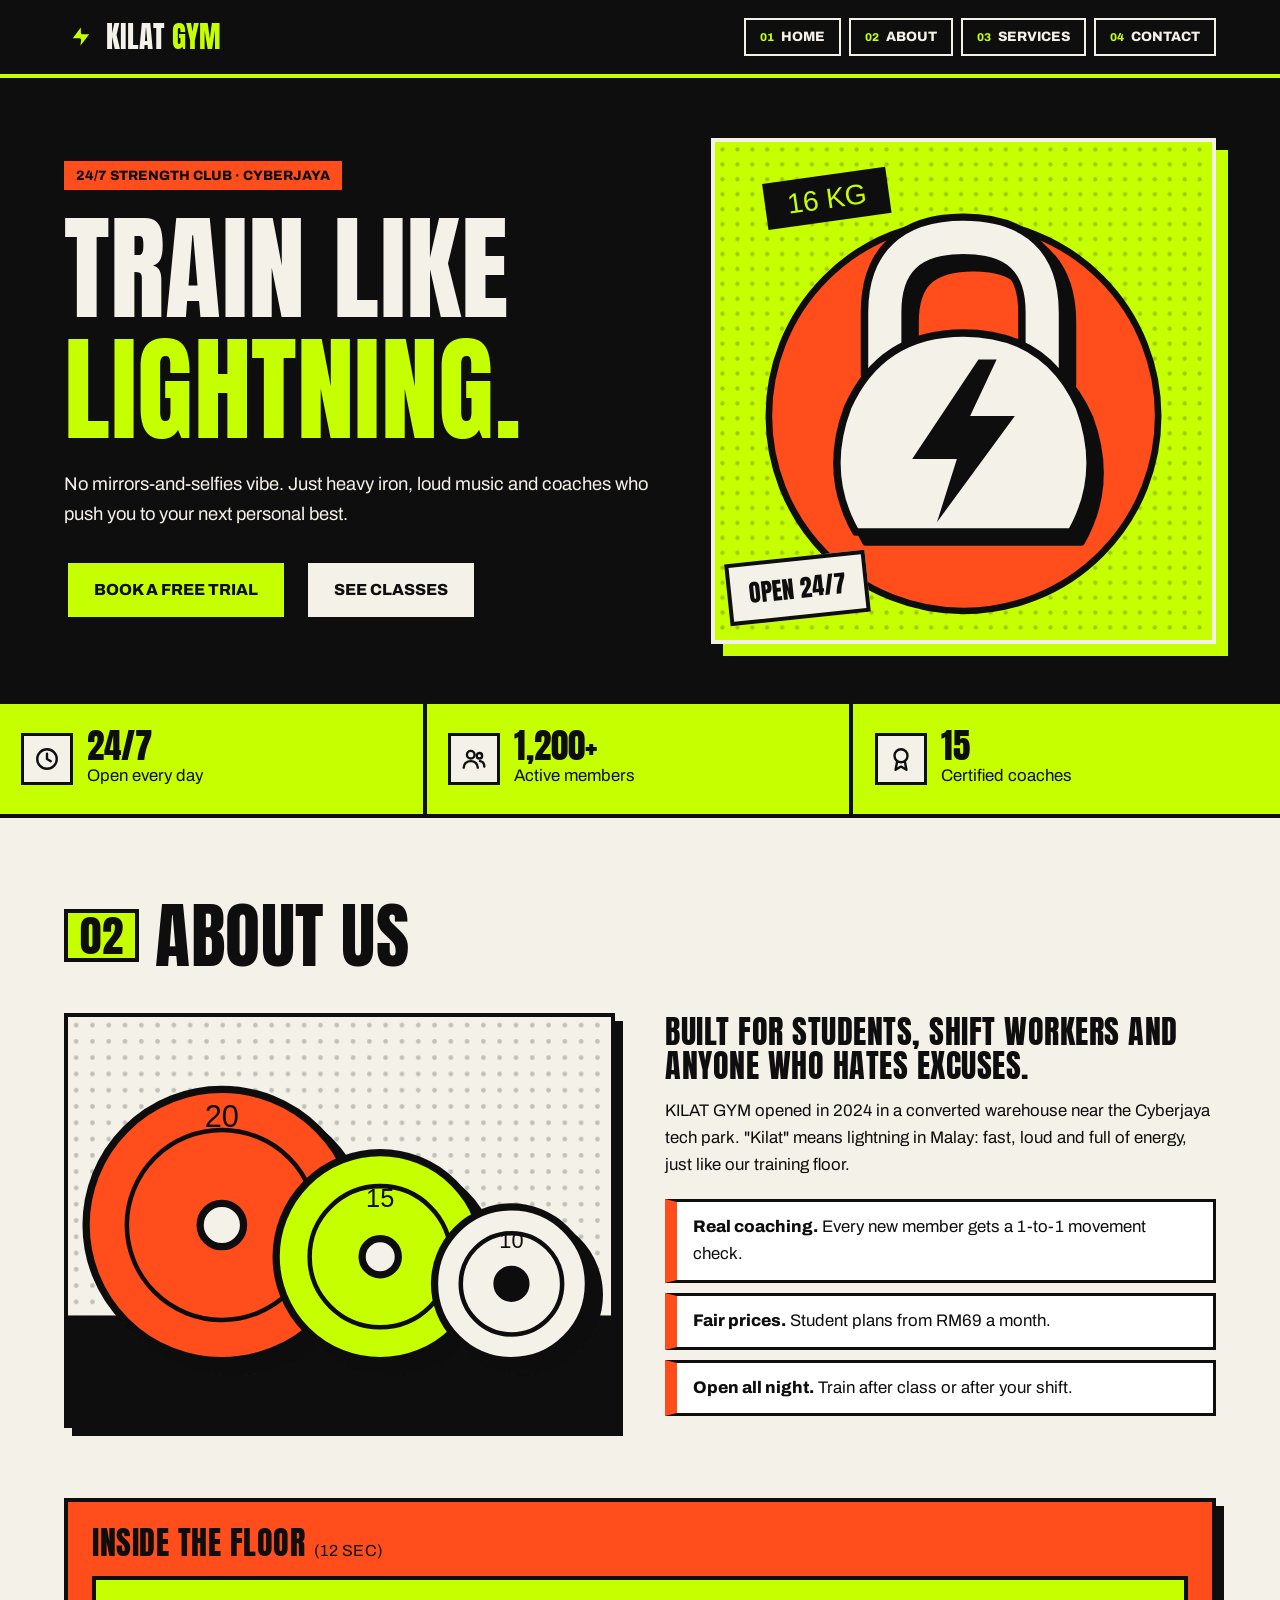
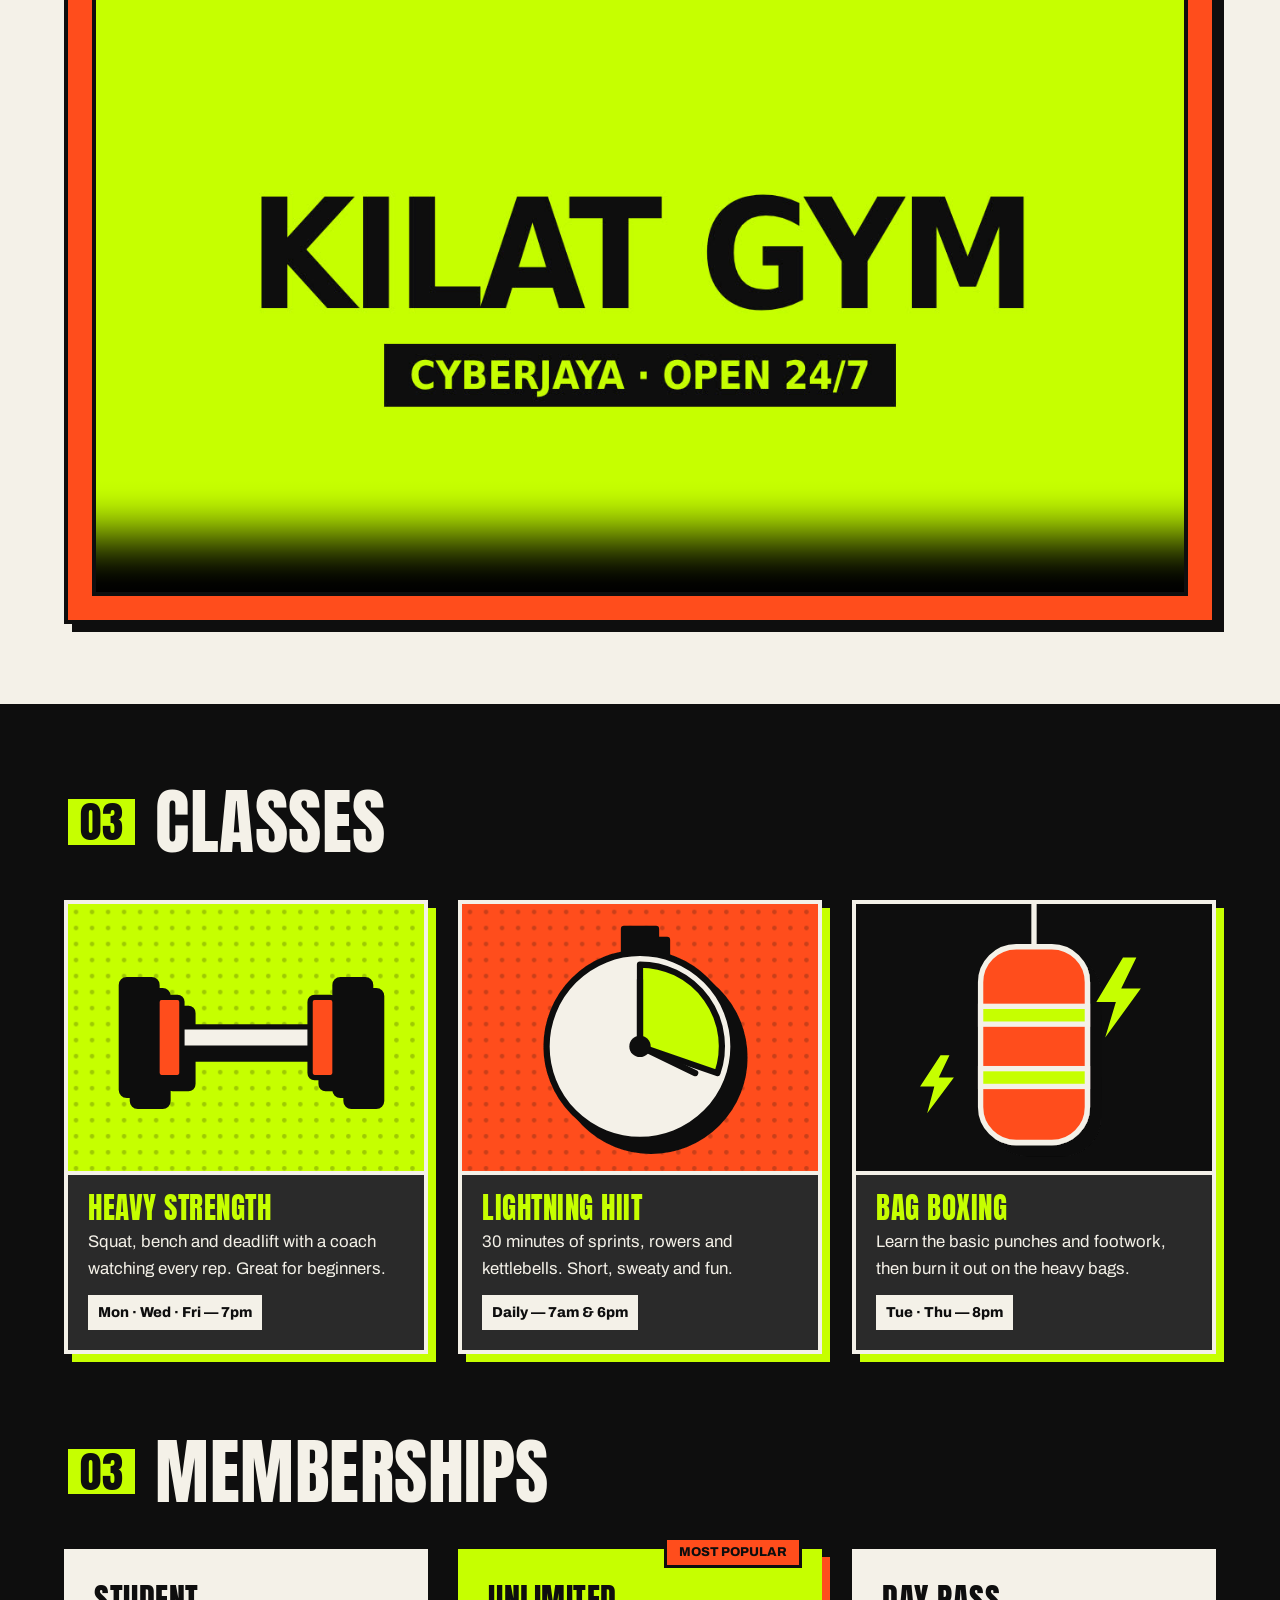
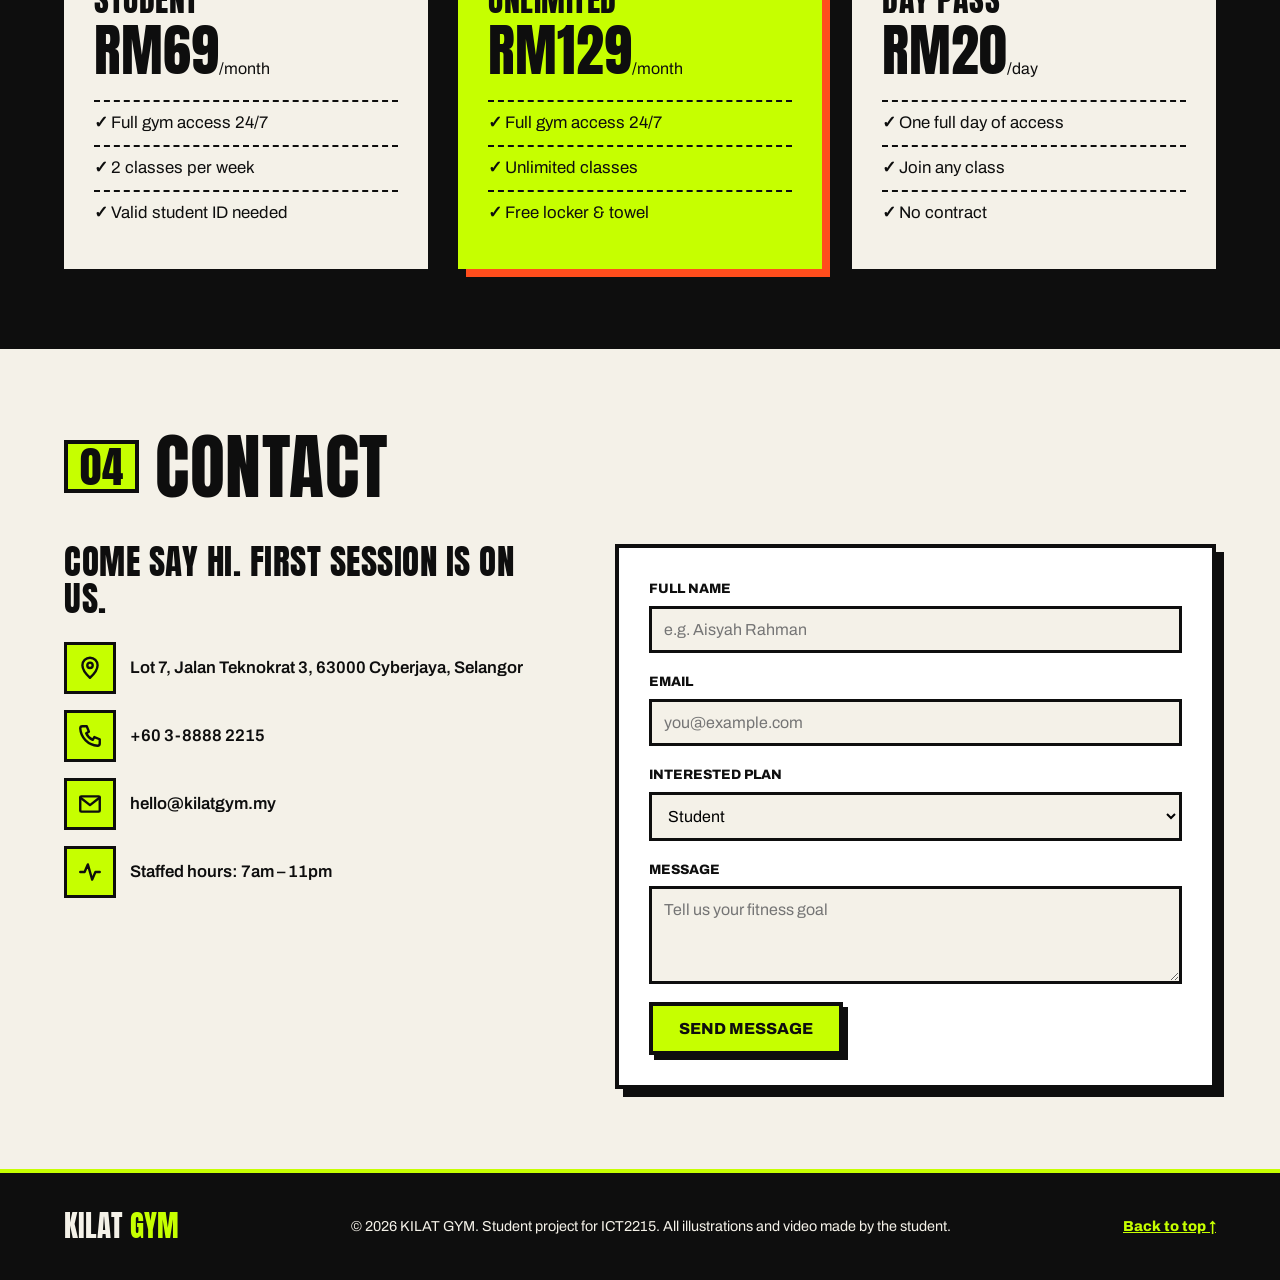
<file: index.html>
<!DOCTYPE html>
<html lang="en">
<head>
  <meta charset="UTF-8">
  <!-- viewport: makes the page fit phone screens (needed for responsive design) -->
  <meta name="viewport" content="width=device-width, initial-scale=1.0">
  <title>KILAT GYM | Train Like Lightning</title>
  <!-- Fonts (Anton + Archivo) are loaded inside style.css from the fonts folder -->
  <link rel="stylesheet" href="kilat-gym(1)/kilat-gym/css/style.css">
</head>
<body>

  <!-- ========== HEADER + NAVIGATION ========== -->
  <header class="site-header">
    <a href="#home" class="logo">
      <img src="kilat-gym(1)/kilat-gym/images/icons/bolt.svg" alt="" class="logo-icon">
      KILAT<span>GYM</span>
    </a>
    <nav class="main-nav">
      <a href="#home"><small>01</small> Home</a>
      <a href="#about"><small>02</small> About</a>
      <a href="#services"><small>03</small> Services</a>
      <a href="#contact"><small>04</small> Contact</a>
    </nav>
  </header>

  <main>

    <!-- ========== 01 HOME (HERO) ========== -->
    <section id="home" class="hero">
      <div class="hero-text">
        <p class="tag">24/7 Strength Club · Cyberjaya</p>
        <h1>Train like <mark>lightning.</mark></h1>
        <p class="lead">No mirrors-and-selfies vibe. Just heavy iron, loud music and coaches who push you to your next personal best.</p>
        <div class="btn-row">
          <a href="#contact" class="btn btn-volt">Book a free trial</a>
          <a href="#services" class="btn btn-outline">See classes</a>
        </div>
      </div>
      <div class="hero-image">
        <img src="kilat-gym(1)/kilat-gym/images/hero-kettlebell.svg" alt="Illustration of a kettlebell with a lightning bolt">
        <span class="sticker">Open 24/7</span>
      </div>
    </section>

    <!-- Stats strip: three icons + numbers -->
    <section class="stats">
      <div class="stat">
        <img src="kilat-gym(1)/kilat-gym/images/icons/clock.svg" alt="" class="icon">
        <p><strong>24/7</strong> Open every day</p>
      </div>
      <div class="stat">
        <img src="kilat-gym(1)/kilat-gym/images/icons/users.svg" alt="" class="icon">
        <p><strong>1,200+</strong> Active members</p>
      </div>
      <div class="stat">
        <img src="kilat-gym(1)/kilat-gym/images/icons/award.svg" alt="" class="icon">
        <p><strong>15</strong> Certified coaches</p>
      </div>
    </section>

    <!-- ========== 02 ABOUT ========== -->
    <section id="about" class="section">
      <h2 class="section-title"><span>02</span> About us</h2>
      <div class="about-grid">
        <img src="kilat-gym(1)/kilat-gym/images/about-plates.svg" alt="Illustration of three weight plates" class="framed">
        <div>
          <h3>Built for students, shift workers and anyone who hates excuses.</h3>
          <p>KILAT GYM opened in 2024 in a converted warehouse near the Cyberjaya tech park. "Kilat" means lightning in Malay: fast, loud and full of energy, just like our training floor.</p>
          <ol class="points">
            <li><strong>Real coaching.</strong> Every new member gets a 1-to-1 movement check.</li>
            <li><strong>Fair prices.</strong> Student plans from RM69 a month.</li>
            <li><strong>Open all night.</strong> Train after class or after your shift.</li>
          </ol>
        </div>
      </div>

      <!-- Embedded video -->
      <div class="video-box">
        <h3>Inside the floor <small>(12 sec)</small></h3>
        <video controls muted poster="kilat-gym(1)/kilat-gym/video/video-poster.jpg">
          <source src="kilat-gym(1)/kilat-gym/video/kilat-promo.mp4" type="video/mp4">
          Your browser does not support the video tag.
        </video>
      </div>
    </section>

    <!-- ========== 03 SERVICES / PRODUCTS ========== -->
    <section id="services" class="section section-dark">
      <h2 class="section-title"><span>03</span> Classes</h2>
      <div class="card-grid">
        <article class="card">
          <img src="kilat-gym(1)/kilat-gym/images/class-strength.svg" alt="Illustration of a dumbbell">
          <h3>Heavy Strength</h3>
          <p>Squat, bench and deadlift with a coach watching every rep. Great for beginners.</p>
          <p class="time">Mon · Wed · Fri — 7pm</p>
        </article>
        <article class="card">
          <img src="kilat-gym(1)/kilat-gym/images/class-hiit.svg" alt="Illustration of a stopwatch">
          <h3>Lightning HIIT</h3>
          <p>30 minutes of sprints, rowers and kettlebells. Short, sweaty and fun.</p>
          <p class="time">Daily — 7am &amp; 6pm</p>
        </article>
        <article class="card">
          <img src="kilat-gym(1)/kilat-gym/images/class-boxing.svg" alt="Illustration of a punching bag">
          <h3>Bag Boxing</h3>
          <p>Learn the basic punches and footwork, then burn it out on the heavy bags.</p>
          <p class="time">Tue · Thu — 8pm</p>
        </article>
      </div>

      <h2 class="section-title"><span>03</span> Memberships</h2>
      <div class="plan-grid">
        <div class="plan">
          <h3>Student</h3>
          <p class="price">RM69<small>/month</small></p>
          <ul>
            <li>Full gym access 24/7</li>
            <li>2 classes per week</li>
            <li>Valid student ID needed</li>
          </ul>
        </div>
        <div class="plan plan-featured">
          <p class="badge">Most popular</p>
          <h3>Unlimited</h3>
          <p class="price">RM129<small>/month</small></p>
          <ul>
            <li>Full gym access 24/7</li>
            <li>Unlimited classes</li>
            <li>Free locker &amp; towel</li>
          </ul>
        </div>
        <div class="plan">
          <h3>Day Pass</h3>
          <p class="price">RM20<small>/day</small></p>
          <ul>
            <li>One full day of access</li>
            <li>Join any class</li>
            <li>No contract</li>
          </ul>
        </div>
      </div>
    </section>

    <!-- ========== 04 CONTACT ========== -->
    <section id="contact" class="section">
      <h2 class="section-title"><span>04</span> Contact</h2>
      <div class="contact-grid">

        <div class="contact-info">
          <h3>Come say hi. First session is on us.</h3>
          <p class="info-line"><img src="kilat-gym(1)/kilat-gym/images/icons/location.svg" alt="" class="icon"> Lot 7, Jalan Teknokrat 3, 63000 Cyberjaya, Selangor</p>
          <p class="info-line"><img src="kilat-gym(1)/kilat-gym/images/icons/phone.svg" alt="" class="icon"> +60 3-8888 2215</p>
          <p class="info-line"><img src="kilat-gym(1)/kilat-gym/images/icons/mail.svg" alt="" class="icon"> hello@kilatgym.my</p>
          <p class="info-line"><img src="kilat-gym(1)/kilat-gym/images/icons/pulse.svg" alt="" class="icon"> Staffed hours: 7am – 11pm</p>
        </div>

        <!-- Display-only form: action="#" so it does not send data -->
        <form class="contact-form" action="#">
          <label for="name">Full name</label>
          <input type="text" id="name" name="name" placeholder="e.g. Aisyah Rahman" required>

          <label for="email">Email</label>
          <input type="email" id="email" name="email" placeholder="you@example.com" required>

          <label for="plan">Interested plan</label>
          <select id="plan" name="plan">
            <option>Student</option>
            <option>Unlimited</option>
            <option>Day Pass</option>
          </select>

          <label for="message">Message</label>
          <textarea id="message" name="message" rows="4" placeholder="Tell us your fitness goal"></textarea>

          <button type="submit" class="btn btn-volt">Send message</button>
        </form>

      </div>
    </section>

  </main>

  <!-- ========== FOOTER ========== -->
  <footer class="site-footer">
    <p class="logo">KILAT<span>GYM</span></p>
    <p>&copy; 2026 KILAT GYM. Student project for ICT2215. All illustrations and video made by the student.</p>
    <a href="#home">Back to top ↑</a>
  </footer>

</body>
</html>
</file>
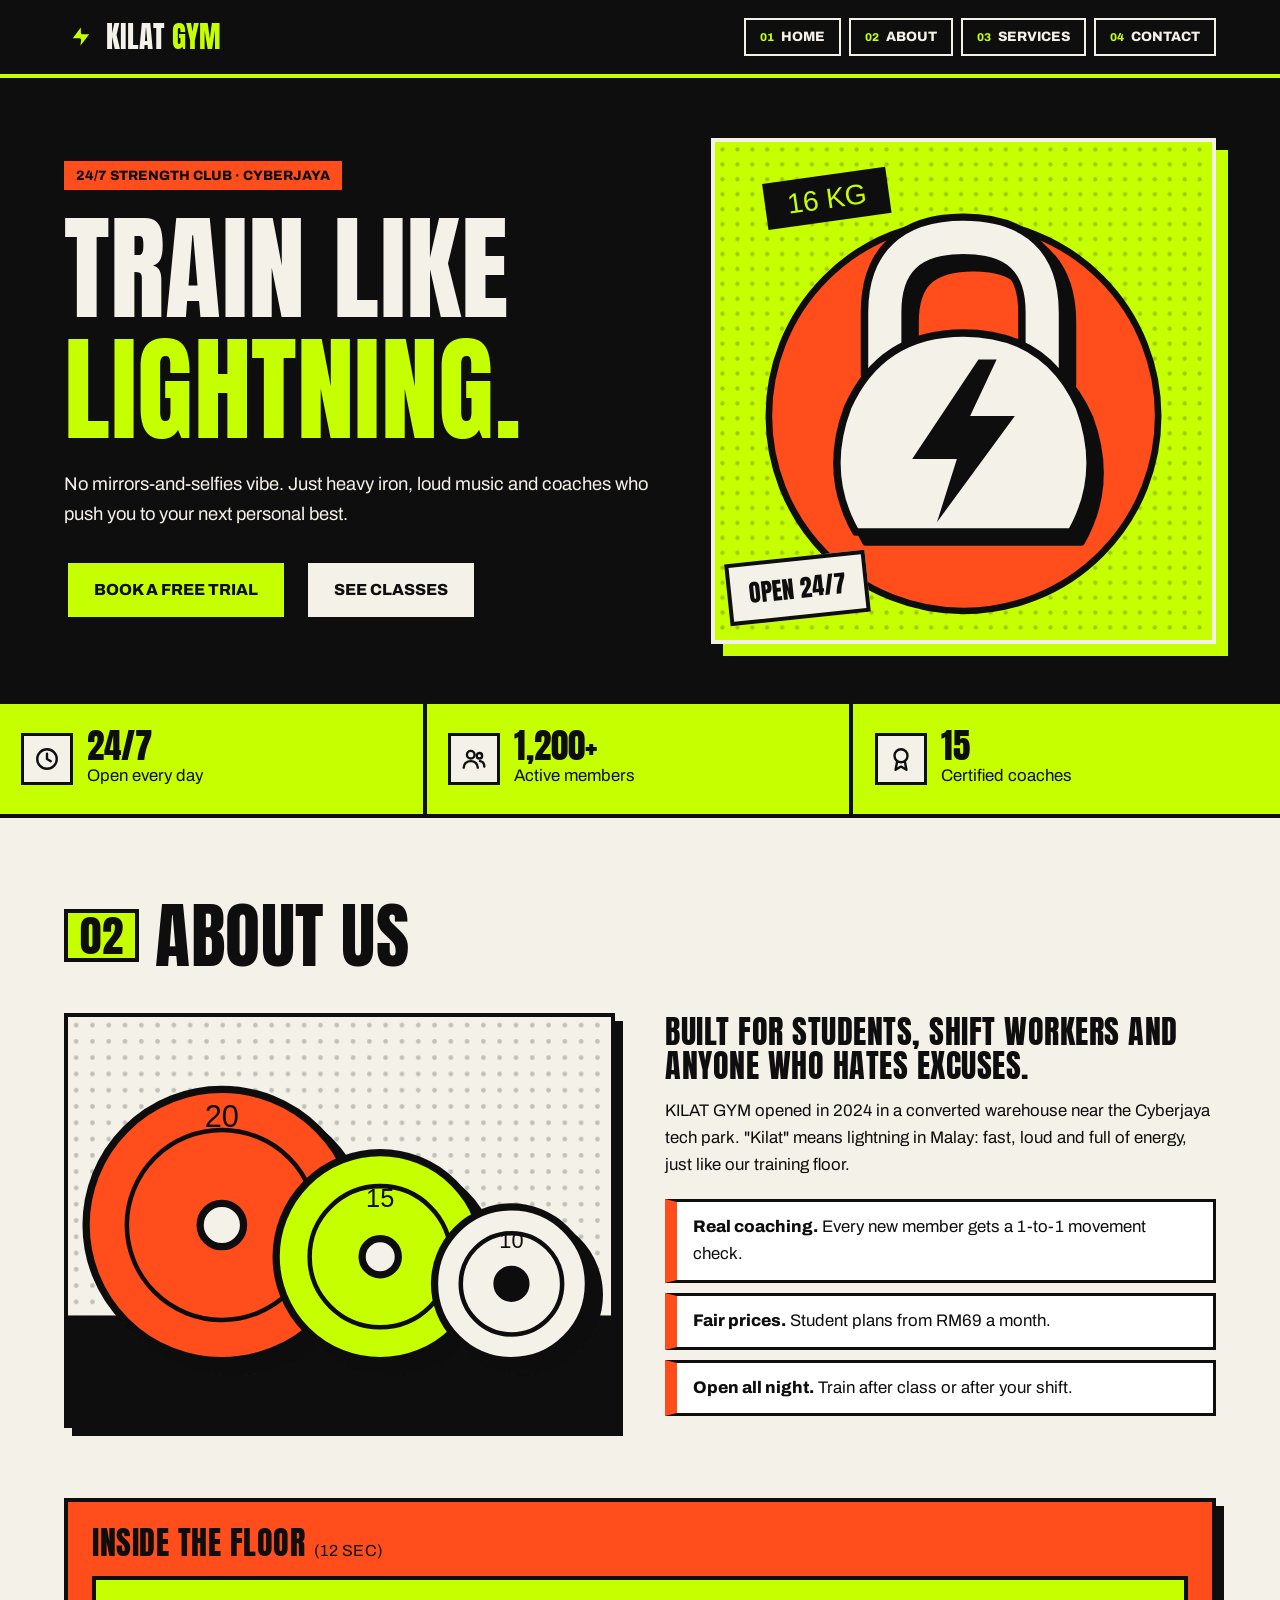
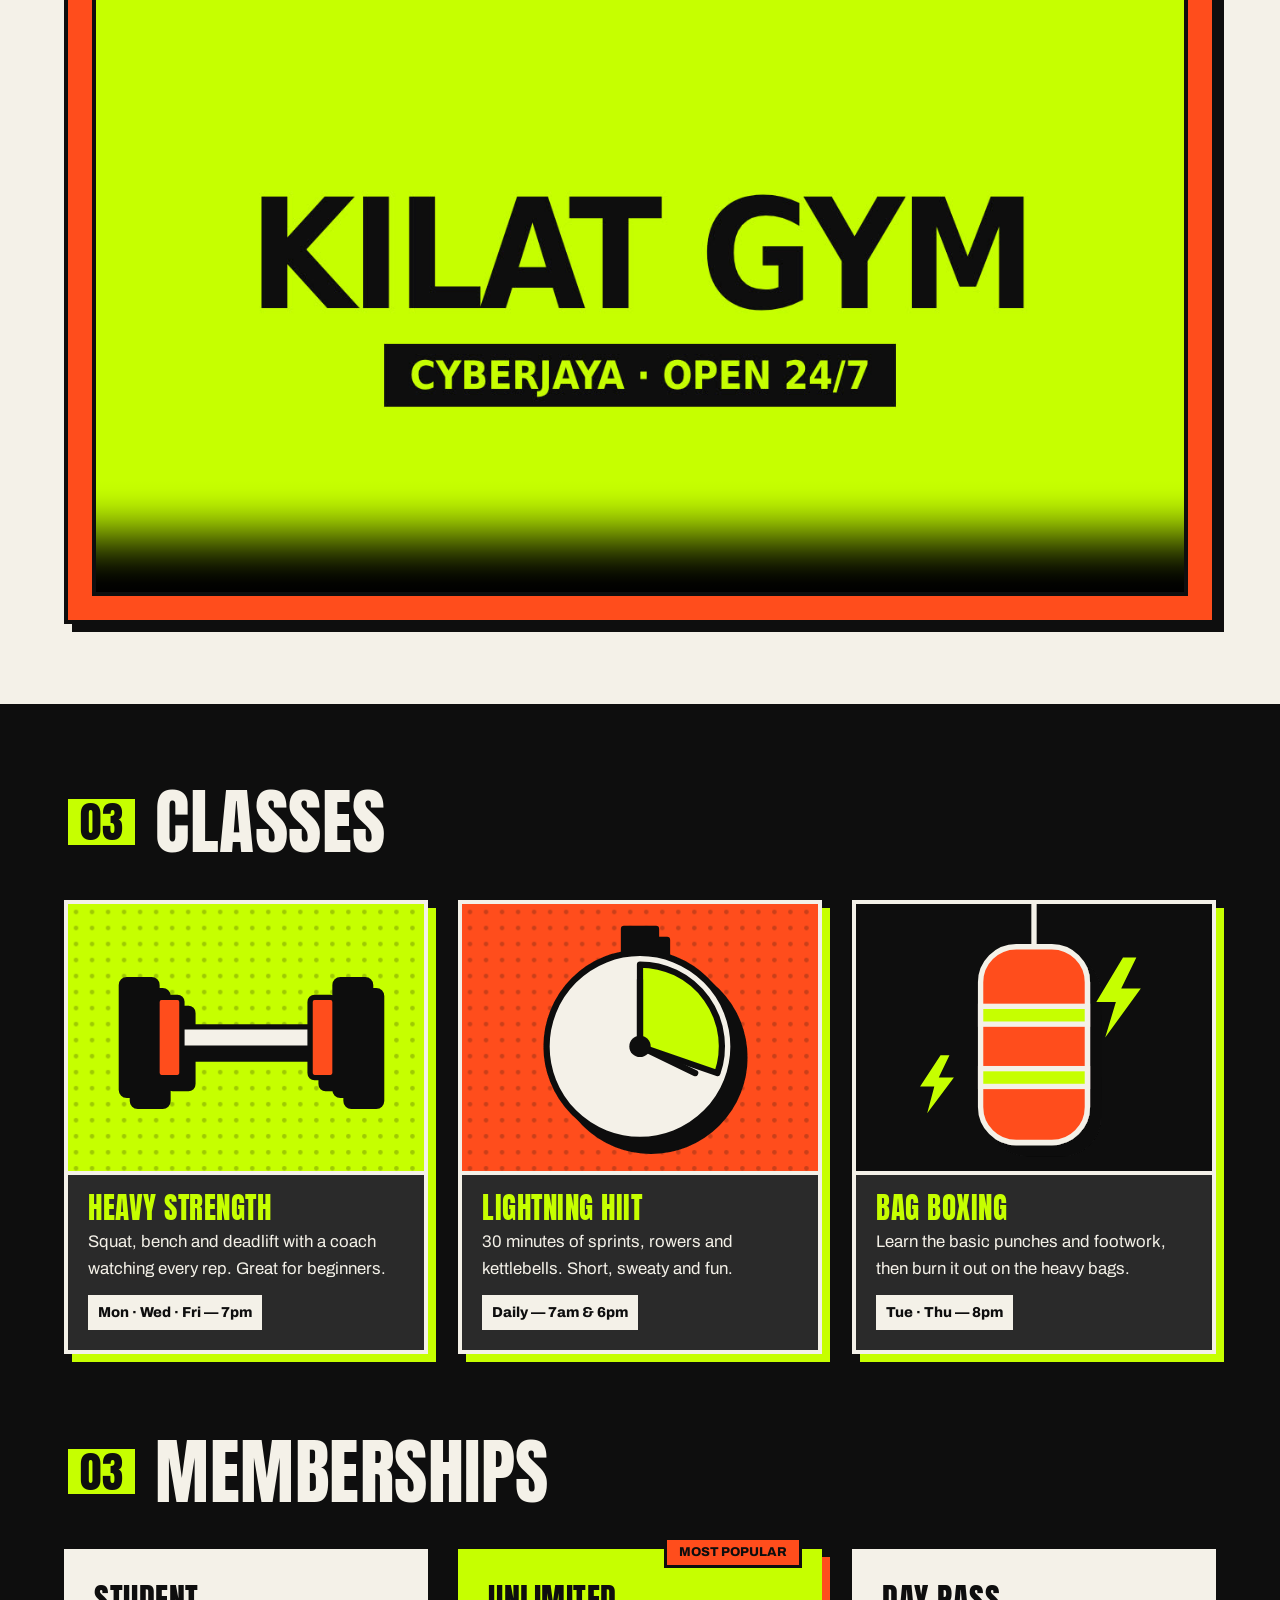
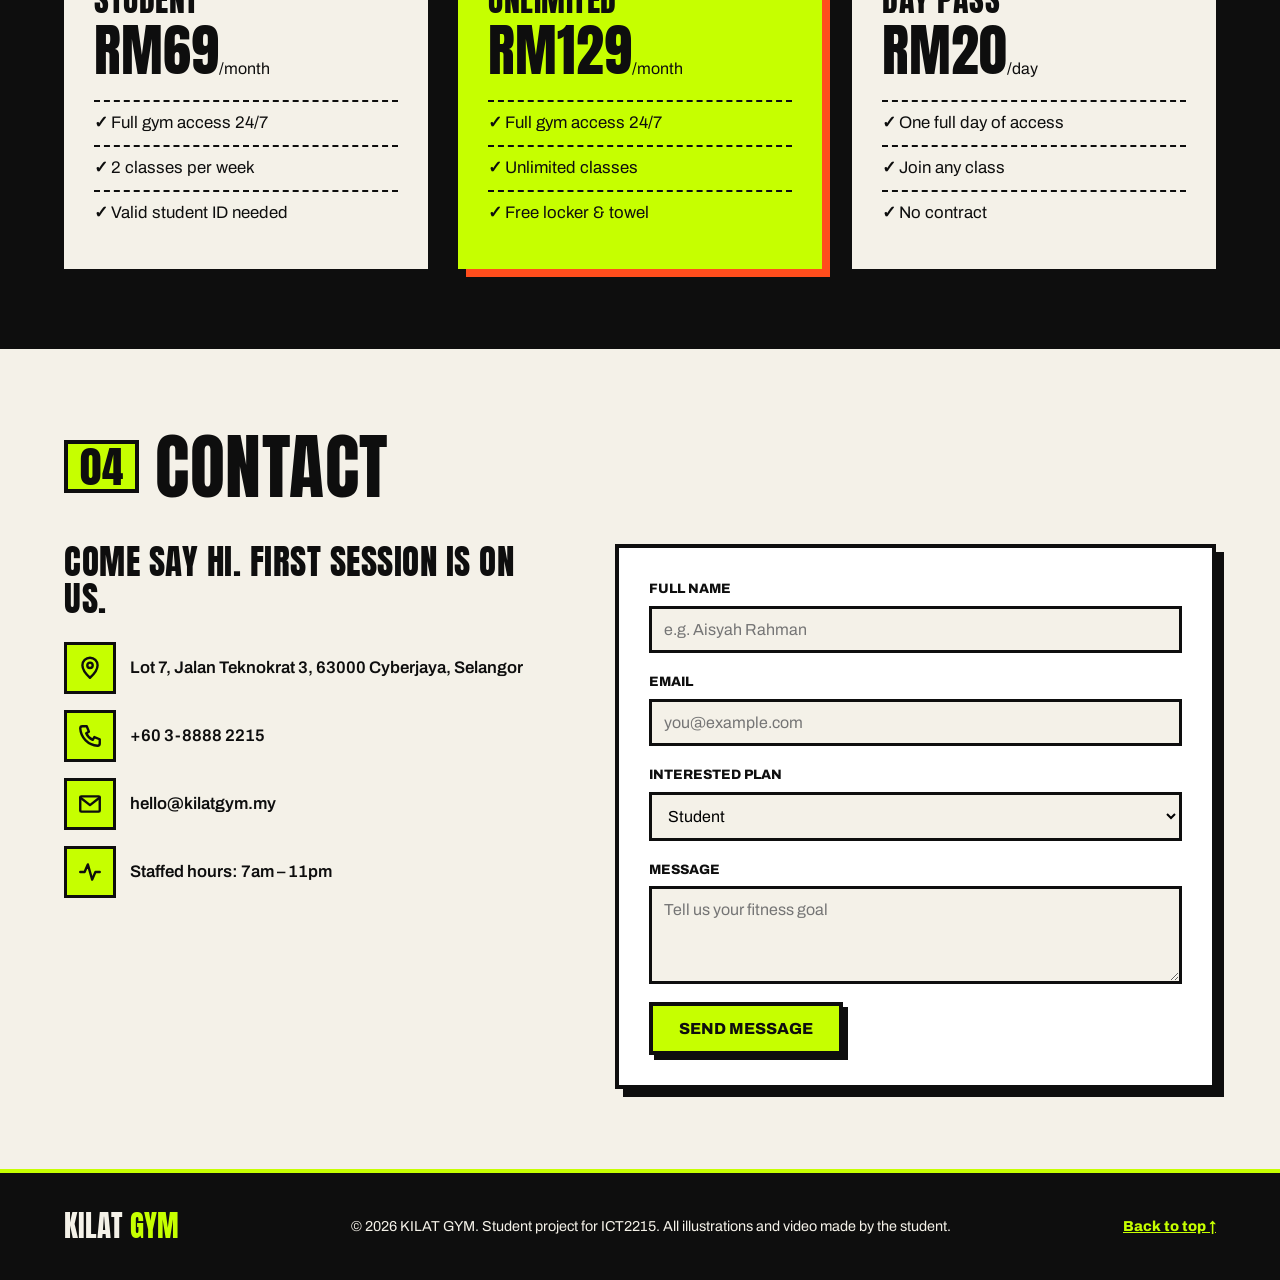
<file: kilat-gym(1)/kilat-gym/index.html>
<!DOCTYPE html>
<html lang="en">
<head>
  <meta charset="UTF-8">
  <!-- viewport: makes the page fit phone screens (needed for responsive design) -->
  <meta name="viewport" content="width=device-width, initial-scale=1.0">
  <title>KILAT GYM | Train Like Lightning</title>
  <!-- Fonts (Anton + Archivo) are loaded inside style.css from the fonts folder -->
  <link rel="stylesheet" href="css/style.css">
</head>
<body>

  <!-- ========== HEADER + NAVIGATION ========== -->
  <header class="site-header">
    <a href="#home" class="logo">
      <img src="images/icons/bolt.svg" alt="" class="logo-icon">
      KILAT<span>GYM</span>
    </a>
    <nav class="main-nav">
      <a href="#home"><small>01</small> Home</a>
      <a href="#about"><small>02</small> About</a>
      <a href="#services"><small>03</small> Services</a>
      <a href="#contact"><small>04</small> Contact</a>
    </nav>
  </header>

  <main>

    <!-- ========== 01 HOME (HERO) ========== -->
    <section id="home" class="hero">
      <div class="hero-text">
        <p class="tag">24/7 Strength Club · Cyberjaya</p>
        <h1>Train like <mark>lightning.</mark></h1>
        <p class="lead">No mirrors-and-selfies vibe. Just heavy iron, loud music and coaches who push you to your next personal best.</p>
        <div class="btn-row">
          <a href="#contact" class="btn btn-volt">Book a free trial</a>
          <a href="#services" class="btn btn-outline">See classes</a>
        </div>
      </div>
      <div class="hero-image">
        <img src="images/hero-kettlebell.svg" alt="Illustration of a kettlebell with a lightning bolt">
        <span class="sticker">Open 24/7</span>
      </div>
    </section>

    <!-- Stats strip: three icons + numbers -->
    <section class="stats">
      <div class="stat">
        <img src="images/icons/clock.svg" alt="" class="icon">
        <p><strong>24/7</strong> Open every day</p>
      </div>
      <div class="stat">
        <img src="images/icons/users.svg" alt="" class="icon">
        <p><strong>1,200+</strong> Active members</p>
      </div>
      <div class="stat">
        <img src="images/icons/award.svg" alt="" class="icon">
        <p><strong>15</strong> Certified coaches</p>
      </div>
    </section>

    <!-- ========== 02 ABOUT ========== -->
    <section id="about" class="section">
      <h2 class="section-title"><span>02</span> About us</h2>
      <div class="about-grid">
        <img src="images/about-plates.svg" alt="Illustration of three weight plates" class="framed">
        <div>
          <h3>Built for students, shift workers and anyone who hates excuses.</h3>
          <p>KILAT GYM opened in 2024 in a converted warehouse near the Cyberjaya tech park. "Kilat" means lightning in Malay: fast, loud and full of energy, just like our training floor.</p>
          <ol class="points">
            <li><strong>Real coaching.</strong> Every new member gets a 1-to-1 movement check.</li>
            <li><strong>Fair prices.</strong> Student plans from RM69 a month.</li>
            <li><strong>Open all night.</strong> Train after class or after your shift.</li>
          </ol>
        </div>
      </div>

      <!-- Embedded video -->
      <div class="video-box">
        <h3>Inside the floor <small>(12 sec)</small></h3>
        <video controls muted poster="video/video-poster.jpg">
          <source src="video/kilat-promo.mp4" type="video/mp4">
          Your browser does not support the video tag.
        </video>
      </div>
    </section>

    <!-- ========== 03 SERVICES / PRODUCTS ========== -->
    <section id="services" class="section section-dark">
      <h2 class="section-title"><span>03</span> Classes</h2>
      <div class="card-grid">
        <article class="card">
          <img src="images/class-strength.svg" alt="Illustration of a dumbbell">
          <h3>Heavy Strength</h3>
          <p>Squat, bench and deadlift with a coach watching every rep. Great for beginners.</p>
          <p class="time">Mon · Wed · Fri — 7pm</p>
        </article>
        <article class="card">
          <img src="images/class-hiit.svg" alt="Illustration of a stopwatch">
          <h3>Lightning HIIT</h3>
          <p>30 minutes of sprints, rowers and kettlebells. Short, sweaty and fun.</p>
          <p class="time">Daily — 7am &amp; 6pm</p>
        </article>
        <article class="card">
          <img src="images/class-boxing.svg" alt="Illustration of a punching bag">
          <h3>Bag Boxing</h3>
          <p>Learn the basic punches and footwork, then burn it out on the heavy bags.</p>
          <p class="time">Tue · Thu — 8pm</p>
        </article>
      </div>

      <h2 class="section-title"><span>03</span> Memberships</h2>
      <div class="plan-grid">
        <div class="plan">
          <h3>Student</h3>
          <p class="price">RM69<small>/month</small></p>
          <ul>
            <li>Full gym access 24/7</li>
            <li>2 classes per week</li>
            <li>Valid student ID needed</li>
          </ul>
        </div>
        <div class="plan plan-featured">
          <p class="badge">Most popular</p>
          <h3>Unlimited</h3>
          <p class="price">RM129<small>/month</small></p>
          <ul>
            <li>Full gym access 24/7</li>
            <li>Unlimited classes</li>
            <li>Free locker &amp; towel</li>
          </ul>
        </div>
        <div class="plan">
          <h3>Day Pass</h3>
          <p class="price">RM20<small>/day</small></p>
          <ul>
            <li>One full day of access</li>
            <li>Join any class</li>
            <li>No contract</li>
          </ul>
        </div>
      </div>
    </section>

    <!-- ========== 04 CONTACT ========== -->
    <section id="contact" class="section">
      <h2 class="section-title"><span>04</span> Contact</h2>
      <div class="contact-grid">

        <div class="contact-info">
          <h3>Come say hi. First session is on us.</h3>
          <p class="info-line"><img src="images/icons/location.svg" alt="" class="icon"> Lot 7, Jalan Teknokrat 3, 63000 Cyberjaya, Selangor</p>
          <p class="info-line"><img src="images/icons/phone.svg" alt="" class="icon"> +60 3-8888 2215</p>
          <p class="info-line"><img src="images/icons/mail.svg" alt="" class="icon"> hello@kilatgym.my</p>
          <p class="info-line"><img src="images/icons/pulse.svg" alt="" class="icon"> Staffed hours: 7am – 11pm</p>
        </div>

        <!-- Display-only form: action="#" so it does not send data -->
        <form class="contact-form" action="#">
          <label for="name">Full name</label>
          <input type="text" id="name" name="name" placeholder="e.g. Aisyah Rahman" required>

          <label for="email">Email</label>
          <input type="email" id="email" name="email" placeholder="you@example.com" required>

          <label for="plan">Interested plan</label>
          <select id="plan" name="plan">
            <option>Student</option>
            <option>Unlimited</option>
            <option>Day Pass</option>
          </select>

          <label for="message">Message</label>
          <textarea id="message" name="message" rows="4" placeholder="Tell us your fitness goal"></textarea>

          <button type="submit" class="btn btn-volt">Send message</button>
        </form>

      </div>
    </section>

  </main>

  <!-- ========== FOOTER ========== -->
  <footer class="site-footer">
    <p class="logo">KILAT<span>GYM</span></p>
    <p>&copy; 2026 KILAT GYM. Student project for ICT2215. All illustrations and video made by the student.</p>
    <a href="#home">Back to top ↑</a>
  </footer>

</body>
</html>
</file>
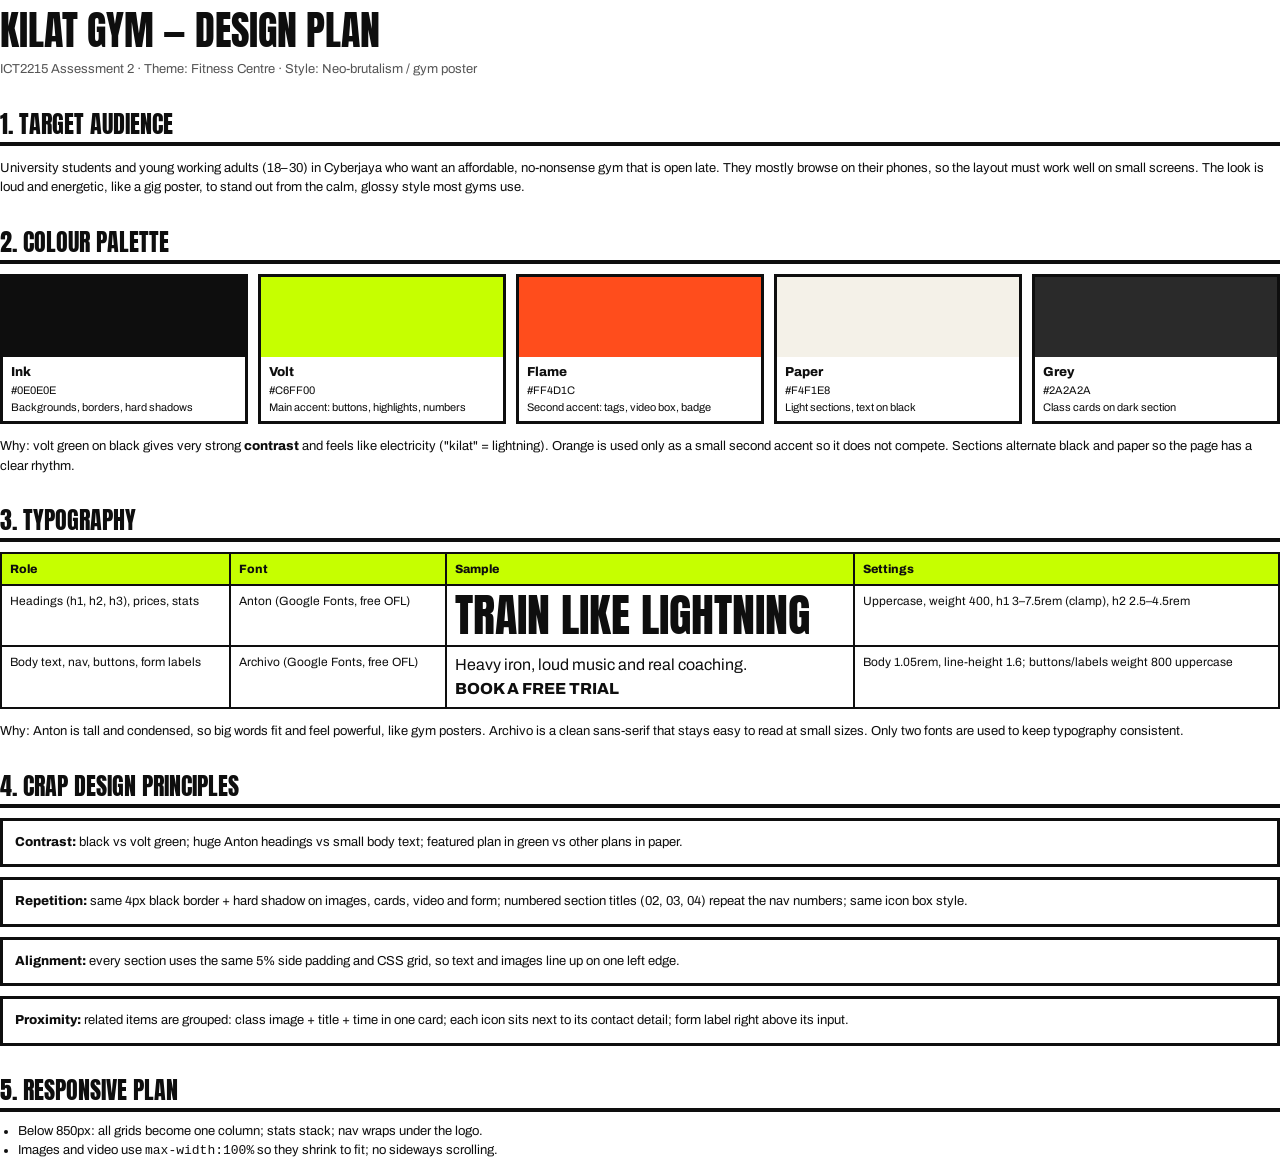
<file: kilat-gym(1)/kilat-gym/design-plan/style-guide.html>
<!DOCTYPE html>
<html><head><meta charset="UTF-8"><style>
@font-face{font-family:'Anton';src:url('../fonts/anton.woff2')}
@font-face{font-family:'Archivo';src:url('../fonts/archivo-400.woff2');font-weight:400}
@font-face{font-family:'Archivo';src:url('../fonts/archivo-800.woff2');font-weight:800}
@page{size:A4;margin:14mm}
body{font-family:'Archivo',Arial,sans-serif;color:#0E0E0E;margin:0;font-size:13px;line-height:1.5}
h1{font-family:Anton;font-weight:400;font-size:40px;margin:0;text-transform:uppercase}
h2{font-family:Anton;font-weight:400;font-size:24px;text-transform:uppercase;margin:26px 0 10px;border-bottom:4px solid #0E0E0E}
.sub{margin:0 0 6px;color:#555}
.sw{display:grid;grid-template-columns:repeat(5,1fr);gap:10px}
.c{border:3px solid #0E0E0E}.c div{height:80px}.c p{margin:0;padding:6px 8px;font-size:11px}
.c b{display:block;font-size:13px}
table{width:100%;border-collapse:collapse;font-size:12px}td,th{border:2px solid #0E0E0E;padding:6px 8px;text-align:left;vertical-align:top}th{background:#C6FF00}
.anton{font-family:Anton;font-size:46px;line-height:1}
.ar{font-family:Archivo;font-size:16px}
.box{border:3px solid #0E0E0E;padding:12px;margin-bottom:10px}
ul{margin:4px 0;padding-left:18px}
</style></head><body>
<h1>KILAT GYM — Design Plan</h1>
<p class="sub">ICT2215 Assessment 2 · Theme: Fitness Centre · Style: Neo-brutalism / gym poster</p>

<h2>1. Target audience</h2>
<p>University students and young working adults (18–30) in Cyberjaya who want an affordable, no-nonsense gym that is open late. They mostly browse on their phones, so the layout must work well on small screens. The look is loud and energetic, like a gig poster, to stand out from the calm, glossy style most gyms use.</p>

<h2>2. Colour palette</h2>
<div class="sw">
 <div class="c"><div style="background:#0E0E0E"></div><p><b>Ink</b>#0E0E0E<br>Backgrounds, borders, hard shadows</p></div>
 <div class="c"><div style="background:#C6FF00"></div><p><b>Volt</b>#C6FF00<br>Main accent: buttons, highlights, numbers</p></div>
 <div class="c"><div style="background:#FF4D1C"></div><p><b>Flame</b>#FF4D1C<br>Second accent: tags, video box, badge</p></div>
 <div class="c"><div style="background:#F4F1E8"></div><p><b>Paper</b>#F4F1E8<br>Light sections, text on black</p></div>
 <div class="c"><div style="background:#2A2A2A"></div><p><b>Grey</b>#2A2A2A<br>Class cards on dark section</p></div>
</div>
<p>Why: volt green on black gives very strong <b>contrast</b> and feels like electricity ("kilat" = lightning). Orange is used only as a small second accent so it does not compete. Sections alternate black and paper so the page has a clear rhythm.</p>

<h2>3. Typography</h2>
<table>
<tr><th>Role</th><th>Font</th><th>Sample</th><th>Settings</th></tr>
<tr><td>Headings (h1, h2, h3), prices, stats</td><td>Anton (Google Fonts, free OFL)</td><td><span class="anton">TRAIN LIKE LIGHTNING</span></td><td>Uppercase, weight 400, h1 3–7.5rem (clamp), h2 2.5–4.5rem</td></tr>
<tr><td>Body text, nav, buttons, form labels</td><td>Archivo (Google Fonts, free OFL)</td><td><span class="ar">Heavy iron, loud music and real coaching.</span><br><b class="ar">BOOK A FREE TRIAL</b></td><td>Body 1.05rem, line-height 1.6; buttons/labels weight 800 uppercase</td></tr>
</table>
<p>Why: Anton is tall and condensed, so big words fit and feel powerful, like gym posters. Archivo is a clean sans-serif that stays easy to read at small sizes. Only two fonts are used to keep typography consistent.</p>

<h2>4. CRAP design principles</h2>
<div class="box"><b>Contrast:</b> black vs volt green; huge Anton headings vs small body text; featured plan in green vs other plans in paper.</div>
<div class="box"><b>Repetition:</b> same 4px black border + hard shadow on images, cards, video and form; numbered section titles (02, 03, 04) repeat the nav numbers; same icon box style.</div>
<div class="box"><b>Alignment:</b> every section uses the same 5% side padding and CSS grid, so text and images line up on one left edge.</div>
<div class="box"><b>Proximity:</b> related items are grouped: class image + title + time in one card; each icon sits next to its contact detail; form label right above its input.</div>

<h2>5. Responsive plan</h2>
<ul><li>Below 850px: all grids become one column; stats stack; nav wraps under the logo.</li>
<li>Images and video use <code>max-width:100%</code> so they shrink to fit; no sideways scrolling.</li></ul>
</body></html>
</file>
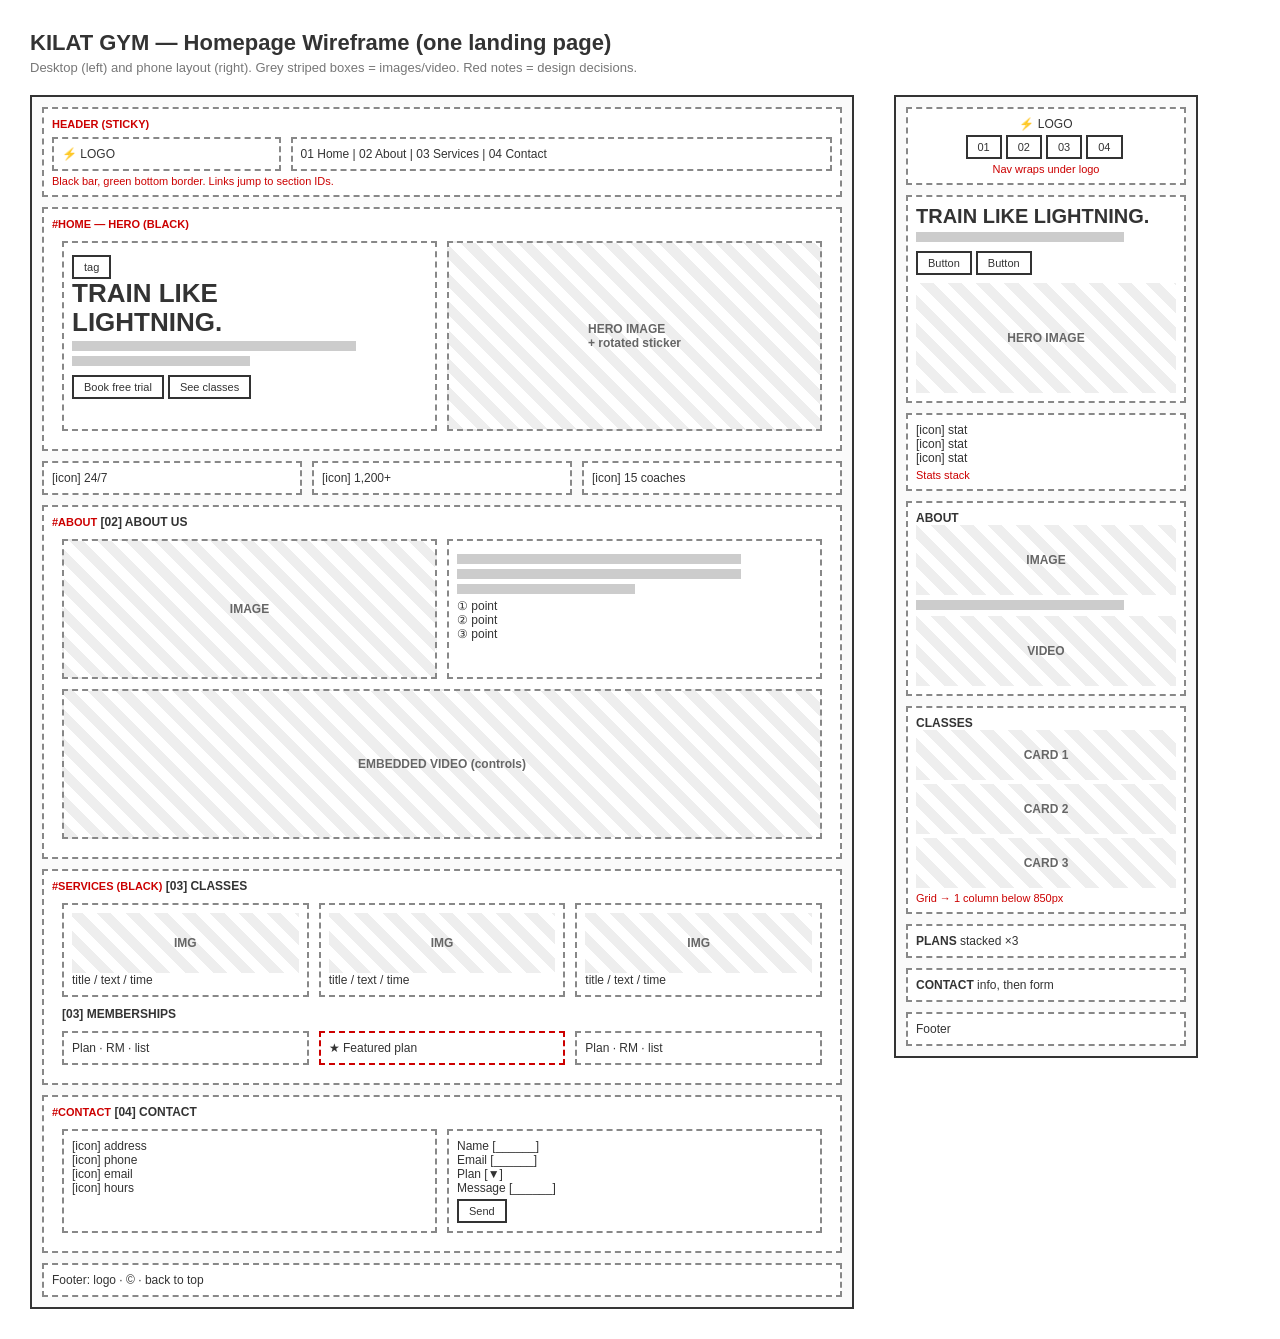
<file: kilat-gym(1)/kilat-gym/design-plan/wireframe.html>
<!DOCTYPE html>
<html><head><meta charset="UTF-8"><style>
body{margin:0;padding:30px;background:#fff;font-family:Arial,sans-serif;color:#333;width:1240px}
h1{font-size:22px;margin:0 0 4px}.sub{margin:0 0 20px;color:#777;font-size:13px}
.wrap{display:flex;gap:40px;align-items:flex-start}
.page{border:2px solid #333;background:#fafafa}
.desk{width:820px}.mob{width:300px}
.b{border:2px dashed #888;margin:10px;padding:8px;font-size:12px;position:relative;background:#fff}
.x{background:repeating-linear-gradient(45deg,#eee 0 10px,#fff 10px 20px);display:flex;align-items:center;justify-content:center;color:#666;font-weight:bold}
.row{display:flex;gap:10px;margin:10px}.row>.b{margin:0;flex:1}
.lab{font-weight:bold;font-size:11px;color:#c00;text-transform:uppercase}
.big{font-size:26px;font-weight:bold;color:#333;line-height:1.1}
.note{font-size:11px;color:#c00;margin-top:4px}
.bar{height:10px;background:#ccc;margin:5px 0;width:80%}.bar.s{width:50%}
.btn{display:inline-block;border:2px solid #333;padding:4px 10px;margin:4px 4px 0 0;font-size:11px}
</style></head><body>
<h1>KILAT GYM — Homepage Wireframe (one landing page)</h1>
<p class="sub">Desktop (left) and phone layout (right). Grey striped boxes = images/video. Red notes = design decisions.</p>
<div class="wrap">
<div class="page desk">
  <div class="b"><span class="lab">Header (sticky)</span><div class="row" style="margin:6px 0 0"><div class="b" style="flex:.4">⚡ LOGO</div><div class="b">01 Home | 02 About | 03 Services | 04 Contact</div></div><div class="note">Black bar, green bottom border. Links jump to section IDs.</div></div>
  <div class="b"><span class="lab">#home — Hero (black)</span>
    <div class="row"><div class="b"><div class="btn">tag</div><div class="big">TRAIN LIKE<br>LIGHTNING.</div><div class="bar"></div><div class="bar s"></div><span class="btn">Book free trial</span><span class="btn">See classes</span></div>
    <div class="b x" style="height:170px">HERO IMAGE<br>+ rotated sticker</div></div></div>
  <div class="row" style="margin:10px"><div class="b">[icon] 24/7</div><div class="b">[icon] 1,200+</div><div class="b">[icon] 15 coaches</div></div>
  <div class="b"><span class="lab">#about</span> <b>[02] ABOUT US</b>
    <div class="row"><div class="b x" style="height:120px">IMAGE</div><div class="b"><div class="bar"></div><div class="bar"></div><div class="bar s"></div>① point<br>② point<br>③ point</div></div>
    <div class="b x" style="height:130px;margin:10px">EMBEDDED VIDEO (controls)</div></div>
  <div class="b"><span class="lab">#services (black)</span> <b>[03] CLASSES</b>
    <div class="row"><div class="b"><div class="x" style="height:60px">IMG</div>title / text / time</div><div class="b"><div class="x" style="height:60px">IMG</div>title / text / time</div><div class="b"><div class="x" style="height:60px">IMG</div>title / text / time</div></div>
    <b style="margin-left:10px">[03] MEMBERSHIPS</b>
    <div class="row"><div class="b">Plan · RM · list</div><div class="b" style="border-color:#c00">★ Featured plan</div><div class="b">Plan · RM · list</div></div></div>
  <div class="b"><span class="lab">#contact</span> <b>[04] CONTACT</b>
    <div class="row"><div class="b">[icon] address<br>[icon] phone<br>[icon] email<br>[icon] hours</div><div class="b">Name [______]<br>Email [______]<br>Plan [▼]<br>Message [______]<br><span class="btn">Send</span></div></div></div>
  <div class="b">Footer: logo · © · back to top</div>
</div>
<div class="page mob">
  <div class="b" style="text-align:center">⚡ LOGO<br><span class="btn">01</span><span class="btn">02</span><span class="btn">03</span><span class="btn">04</span><div class="note">Nav wraps under logo</div></div>
  <div class="b"><div class="big" style="font-size:20px">TRAIN LIKE LIGHTNING.</div><div class="bar"></div><span class="btn">Button</span><span class="btn">Button</span><div class="x" style="height:110px;margin-top:8px">HERO IMAGE</div></div>
  <div class="b">[icon] stat<br>[icon] stat<br>[icon] stat<div class="note">Stats stack</div></div>
  <div class="b"><b>ABOUT</b><div class="x" style="height:70px">IMAGE</div><div class="bar"></div><div class="x" style="height:70px;margin-top:6px">VIDEO</div></div>
  <div class="b"><b>CLASSES</b><div class="x" style="height:50px">CARD 1</div><div class="x" style="height:50px;margin-top:4px">CARD 2</div><div class="x" style="height:50px;margin-top:4px">CARD 3</div><div class="note">Grid → 1 column below 850px</div></div>
  <div class="b"><b>PLANS</b> stacked ×3</div>
  <div class="b"><b>CONTACT</b> info, then form</div>
  <div class="b">Footer</div>
</div>
</div></body></html>
</file>
<file: kilat-gym(1)/kilat-gym/css/style.css>
/* =========================================================
   KILAT GYM — style.css
   Style: Neo-brutalism (thick borders, hard shadows, bold colour)
   ========================================================= */

/* ---------- 0. FONTS (free Google Fonts, saved in /fonts so they work offline) ---------- */
@font-face { font-family: 'Anton';   src: url('../fonts/anton.woff2') format('woff2'); font-weight: 400; }
@font-face { font-family: 'Archivo'; src: url('../fonts/archivo-400.woff2') format('woff2'); font-weight: 400; }
@font-face { font-family: 'Archivo'; src: url('../fonts/archivo-600.woff2') format('woff2'); font-weight: 600; }
@font-face { font-family: 'Archivo'; src: url('../fonts/archivo-800.woff2') format('woff2'); font-weight: 800; }

/* ---------- 1. COLOUR + FONT VARIABLES ----------
   Change a colour here and it updates across the whole website. */
:root {
  --ink: #0E0E0E;      /* black: background + borders */
  --volt: #C6FF00;     /* electric green: main accent */
  --flame: #FF4D1C;    /* orange: second accent */
  --paper: #F4F1E8;    /* off-white: light sections */
  --grey: #2A2A2A;     /* dark grey: cards on black */

  --font-head: 'Anton', Impact, sans-serif;
  --font-body: 'Archivo', Arial, sans-serif;

  --border: 4px solid var(--ink);
  --shadow: 8px 8px 0 var(--ink);   /* hard shadow, no blur */
}

/* ---------- 2. BASIC RESET ---------- */
* {
  box-sizing: border-box;
  margin: 0;
  padding: 0;
}

html {
  scroll-behavior: smooth;          /* nav links glide to sections */
  scroll-padding-top: 90px;         /* stop sticky header covering titles */
}

body {
  font-family: var(--font-body);
  font-size: 1.05rem;
  line-height: 1.6;
  color: var(--ink);
  background: var(--paper);
}

img, video {
  max-width: 100%;                  /* images shrink on small screens */
  height: auto;
  display: block;
}

h1, h2, h3 {
  font-family: var(--font-head);
  font-weight: 400;
  text-transform: uppercase;
  line-height: 1.05;
  letter-spacing: 0.5px;
}

a { color: inherit; }

/* ---------- 3. HEADER + NAVIGATION ---------- */
.site-header {
  position: sticky;                 /* header stays at top when scrolling */
  top: 0;
  z-index: 10;
  display: flex;
  justify-content: space-between;
  align-items: center;
  flex-wrap: wrap;
  gap: 12px;
  padding: 14px 5%;
  background: var(--ink);
  border-bottom: 4px solid var(--volt);
}

.logo {
  display: flex;
  align-items: center;
  gap: 8px;
  font-family: var(--font-head);
  font-size: 1.8rem;
  color: var(--paper);
  text-decoration: none;
}
.logo span { color: var(--volt); }
.logo-icon { width: 34px; }

.main-nav {
  display: flex;
  gap: 8px;
  flex-wrap: wrap;
}
.main-nav a {
  padding: 6px 14px;
  border: 2px solid var(--paper);
  color: var(--paper);
  text-decoration: none;
  font-weight: 800;
  text-transform: uppercase;
  font-size: 0.85rem;
}
.main-nav a small { color: var(--volt); margin-right: 4px; }
.main-nav a:hover {
  background: var(--volt);
  border-color: var(--volt);
  color: var(--ink);
}
.main-nav a:hover small { color: var(--ink); }

/* ---------- 4. BUTTONS (reused everywhere) ---------- */
.btn {
  display: inline-block;
  padding: 14px 26px;
  border: var(--border);
  font-family: var(--font-body);
  font-weight: 800;
  font-size: 1rem;
  text-transform: uppercase;
  text-decoration: none;
  cursor: pointer;
  box-shadow: 5px 5px 0 var(--ink);
}
.btn:hover {
  transform: translate(3px, 3px);   /* "pressed" effect */
  box-shadow: 2px 2px 0 var(--ink);
}
.btn-volt { background: var(--volt); color: var(--ink); }
.btn-outline { background: var(--paper); color: var(--ink); }

/* ---------- 5. HERO (HOME) ---------- */
.hero {
  display: grid;
  grid-template-columns: 1.2fr 1fr;
  gap: 40px;
  align-items: center;
  padding: 60px 5%;
  background: var(--ink);
  color: var(--paper);
}
.tag {
  display: inline-block;
  padding: 4px 12px;
  background: var(--flame);
  color: var(--ink);
  font-weight: 800;
  text-transform: uppercase;
  font-size: 0.85rem;
  margin-bottom: 18px;
}
.hero h1 {
  font-size: clamp(3rem, 9vw, 7.5rem);   /* grows with screen width */
  margin-bottom: 20px;
}
.hero h1 mark {
  background: none;
  color: var(--volt);
}
.lead {
  max-width: 34em;
  font-size: 1.15rem;
  margin-bottom: 30px;
}
.btn-row {
  display: flex;
  gap: 16px;
  flex-wrap: wrap;
}
.hero-image { position: relative; }
.hero-image img {
  border: 4px solid var(--paper);
  box-shadow: 12px 12px 0 var(--volt);
}
.sticker {                          /* rotated label on the hero image */
  position: absolute;
  bottom: 24px;
  left: 16px;
  padding: 8px 18px;
  background: var(--paper);
  color: var(--ink);
  border: var(--border);
  font-family: var(--font-head);
  font-size: 1.5rem;
  text-transform: uppercase;
  transform: rotate(-6deg);
}

/* ---------- 6. STATS STRIP ---------- */
.stats {
  display: grid;
  grid-template-columns: repeat(3, 1fr);
  background: var(--volt);
  border-bottom: var(--border);
}
.stat {
  display: flex;
  align-items: center;
  gap: 14px;
  padding: 24px 5%;
  border-right: var(--border);
}
.stat:last-child { border-right: none; }
.stat strong {
  display: block;
  font-family: var(--font-head);
  font-size: 2.2rem;
  font-weight: 400;
  line-height: 1;
}

/* Icon box (reused in stats + contact) */
.icon {
  width: 52px;
  height: 52px;
  padding: 10px;
  flex-shrink: 0;
  background: var(--paper);
  border: 3px solid var(--ink);
}

/* ---------- 7. SHARED SECTION STYLES ---------- */
.section { padding: 80px 5%; }

.section-dark {
  background: var(--ink);
  color: var(--paper);
}

.section-title {
  display: flex;
  align-items: center;
  gap: 16px;
  font-size: clamp(2.5rem, 6vw, 4.5rem);
  margin-bottom: 40px;
}
.section-title span {               /* the number box: 02, 03, 04 */
  padding: 0 12px;
  background: var(--volt);
  color: var(--ink);
  border: var(--border);
  font-size: 0.6em;
}

.framed {
  border: var(--border);
  box-shadow: var(--shadow);
}

/* ---------- 8. ABOUT ---------- */
.about-grid {
  display: grid;
  grid-template-columns: 1fr 1fr;
  gap: 50px;
  align-items: center;
}
.about-grid h3 {
  font-size: 2rem;
  margin-bottom: 16px;
}
.about-grid p { margin-bottom: 20px; }

.points { list-style: none; }
.points li {
  padding: 12px 16px;
  margin-bottom: 10px;
  background: #fff;
  border: 3px solid var(--ink);
  border-left: 12px solid var(--flame);
}

.video-box {
  margin-top: 70px;
  padding: 24px;
  background: var(--flame);
  border: var(--border);
  box-shadow: var(--shadow);
}
.video-box h3 {
  font-size: 2rem;
  margin-bottom: 16px;
}
.video-box small {
  font-family: var(--font-body);
  font-size: 1rem;
}
.video-box video {
  width: 100%;
  border: var(--border);
  background: var(--ink);
}

/* ---------- 9. SERVICES: CLASS CARDS ---------- */
.card-grid,
.plan-grid {
  display: grid;
  grid-template-columns: repeat(3, 1fr);
  gap: 30px;
  margin-bottom: 80px;
}
.plan-grid { margin-bottom: 0; }

.card {
  background: var(--grey);
  border: 4px solid var(--paper);
  box-shadow: 8px 8px 0 var(--volt);
}
.card img { border-bottom: 4px solid var(--paper); }
.card h3 {
  font-size: 1.8rem;
  padding: 18px 20px 6px;
  color: var(--volt);
}
.card p { padding: 0 20px 12px; }
.card .time {
  margin: 0 20px 20px;
  padding: 6px 10px;
  display: inline-block;
  background: var(--paper);
  color: var(--ink);
  font-weight: 800;
  font-size: 0.9rem;
}

/* ---------- 10. SERVICES: MEMBERSHIP PLANS ---------- */
.plan {
  position: relative;
  padding: 30px 26px;
  background: var(--paper);
  color: var(--ink);
  border: 4px solid var(--paper);
}
.plan h3 { font-size: 2rem; }
.price {
  font-family: var(--font-head);
  font-size: 3.5rem;
  line-height: 1.2;
  margin-bottom: 16px;
}
.price small {
  font-family: var(--font-body);
  font-size: 1rem;
}
.plan ul { list-style: none; }
.plan li {
  padding: 8px 0;
  border-top: 2px dashed var(--ink);
}
.plan li::before { content: "✓ "; font-weight: 800; }

.plan-featured {
  background: var(--volt);
  border-color: var(--volt);
  box-shadow: 8px 8px 0 var(--flame);
}
.badge {
  position: absolute;
  top: -16px;
  right: 16px;
  padding: 2px 12px;
  background: var(--flame);
  border: 3px solid var(--ink);
  font-weight: 800;
  text-transform: uppercase;
  font-size: 0.8rem;
}

/* ---------- 11. CONTACT ---------- */
.contact-grid {
  display: grid;
  grid-template-columns: 1fr 1.2fr;
  gap: 50px;
}
.contact-info h3 {
  font-size: 2.2rem;
  margin-bottom: 24px;
}
.info-line {
  display: flex;
  align-items: center;
  gap: 14px;
  margin-bottom: 16px;
  font-weight: 600;
}
.info-line .icon { background: var(--volt); }

.contact-form {
  display: flex;
  flex-direction: column;
  padding: 30px;
  background: #fff;
  border: var(--border);
  box-shadow: var(--shadow);
}
.contact-form label {
  font-weight: 800;
  text-transform: uppercase;
  font-size: 0.85rem;
  margin-bottom: 6px;
}
.contact-form input,
.contact-form select,
.contact-form textarea {
  padding: 12px;
  margin-bottom: 18px;
  border: 3px solid var(--ink);
  font-family: var(--font-body);
  font-size: 1rem;
  background: var(--paper);
}
.contact-form input:focus,
.contact-form select:focus,
.contact-form textarea:focus {
  outline: none;
  background: var(--volt);            /* clear focus highlight */
}
.contact-form .btn { align-self: flex-start; }

/* ---------- 12. FOOTER ---------- */
.site-footer {
  display: flex;
  justify-content: space-between;
  align-items: center;
  flex-wrap: wrap;
  gap: 16px;
  padding: 30px 5%;
  background: var(--ink);
  color: var(--paper);
  border-top: 4px solid var(--volt);
  font-size: 0.9rem;
}
.site-footer a {
  color: var(--volt);
  font-weight: 800;
}

/* ---------- 13. RESPONSIVE (tablet + phone) ----------
   Below 850px wide, every grid becomes one column. */
@media (max-width: 850px) {
  .hero,
  .about-grid,
  .card-grid,
  .plan-grid,
  .contact-grid {
    grid-template-columns: 1fr;
  }
  .plan-grid { gap: 40px; }

  .stats { grid-template-columns: 1fr; }
  .stat {
    border-right: none;
    border-bottom: var(--border);
  }
  .stat:last-child { border-bottom: none; }

  html { scroll-padding-top: 120px; }  /* header is taller on phones */
  .site-header { justify-content: center; }
  .main-nav { justify-content: center; }
  .section { padding: 60px 5%; }
}

@media (max-width: 480px) {
  .main-nav a { padding: 5px 9px; font-size: 0.75rem; }
  .contact-form { padding: 20px; }
  .video-box { padding: 14px; }
}
</file>
